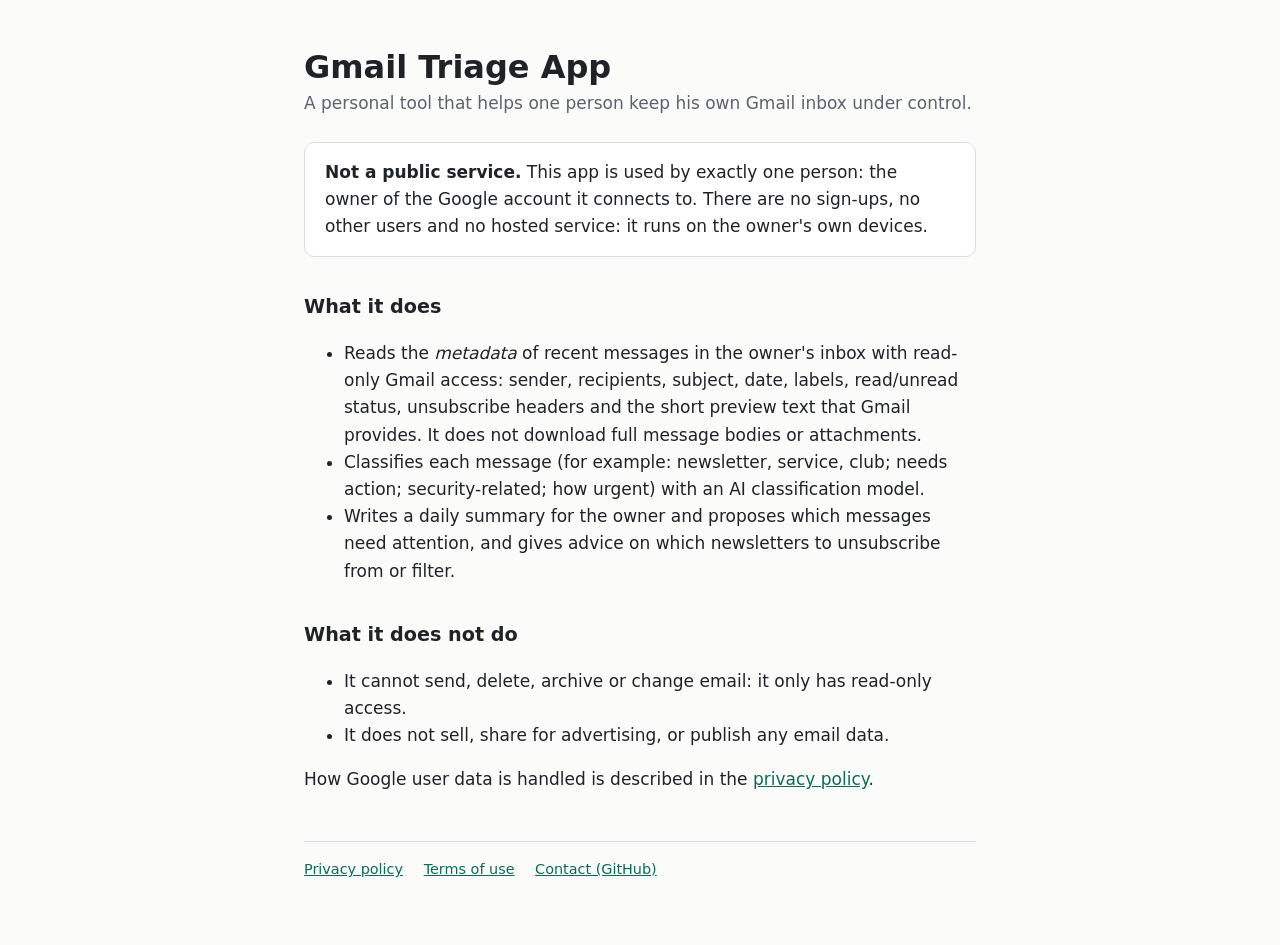
<file: index.html>
<!doctype html>
<html lang="en">
<head>
  <meta charset="utf-8">
  <meta name="viewport" content="width=device-width, initial-scale=1">
  <title>Gmail Triage App</title>
  <meta name="description" content="Gmail Triage App: a personal, single-user tool that sorts its owner's own Gmail inbox.">
  <meta name="google-site-verification" content="3Z3qBW9HLvHAegEilYMm08jKb1srIyVbuSGUVPHY-Rk">
  <link rel="stylesheet" href="style.css">
</head>
<body>
<main>
  <header>
    <h1>Gmail Triage App</h1>
    <p>A personal tool that helps one person keep his own Gmail inbox under control.</p>
  </header>

  <div class="card">
    <strong>Not a public service.</strong> This app is used by exactly one person: the owner of the Google
    account it connects to. There are no sign-ups, no other users and no hosted service: it runs on the owner's own devices.
  </div>

  <h2>What it does</h2>
  <ul>
    <li>Reads the <em>metadata</em> of recent messages in the owner's inbox with read-only Gmail access:
      sender, recipients, subject, date, labels, read/unread status, unsubscribe headers and the short
      preview text that Gmail provides. It does not download full message bodies or attachments.</li>
    <li>Classifies each message (for example: newsletter, service, club; needs action; security-related;
      how urgent) with an AI classification model.</li>
    <li>Writes a daily summary for the owner and proposes which messages need attention, and gives advice
      on which newsletters to unsubscribe from or filter.</li>
  </ul>

  <h2>What it does not do</h2>
  <ul>
    <li>It cannot send, delete, archive or change email: it only has read-only access.</li>
    <li>It does not sell, share for advertising, or publish any email data.</li>
  </ul>

  <p>How Google user data is handled is described in the <a href="privacy.html">privacy policy</a>.</p>

  <footer>
    <a href="privacy.html">Privacy policy</a>
    <a href="terms.html">Terms of use</a>
    <a href="https://github.com/scherrenburg-ai">Contact (GitHub)</a>
  </footer>
</main>
</body>
</html>
</file>
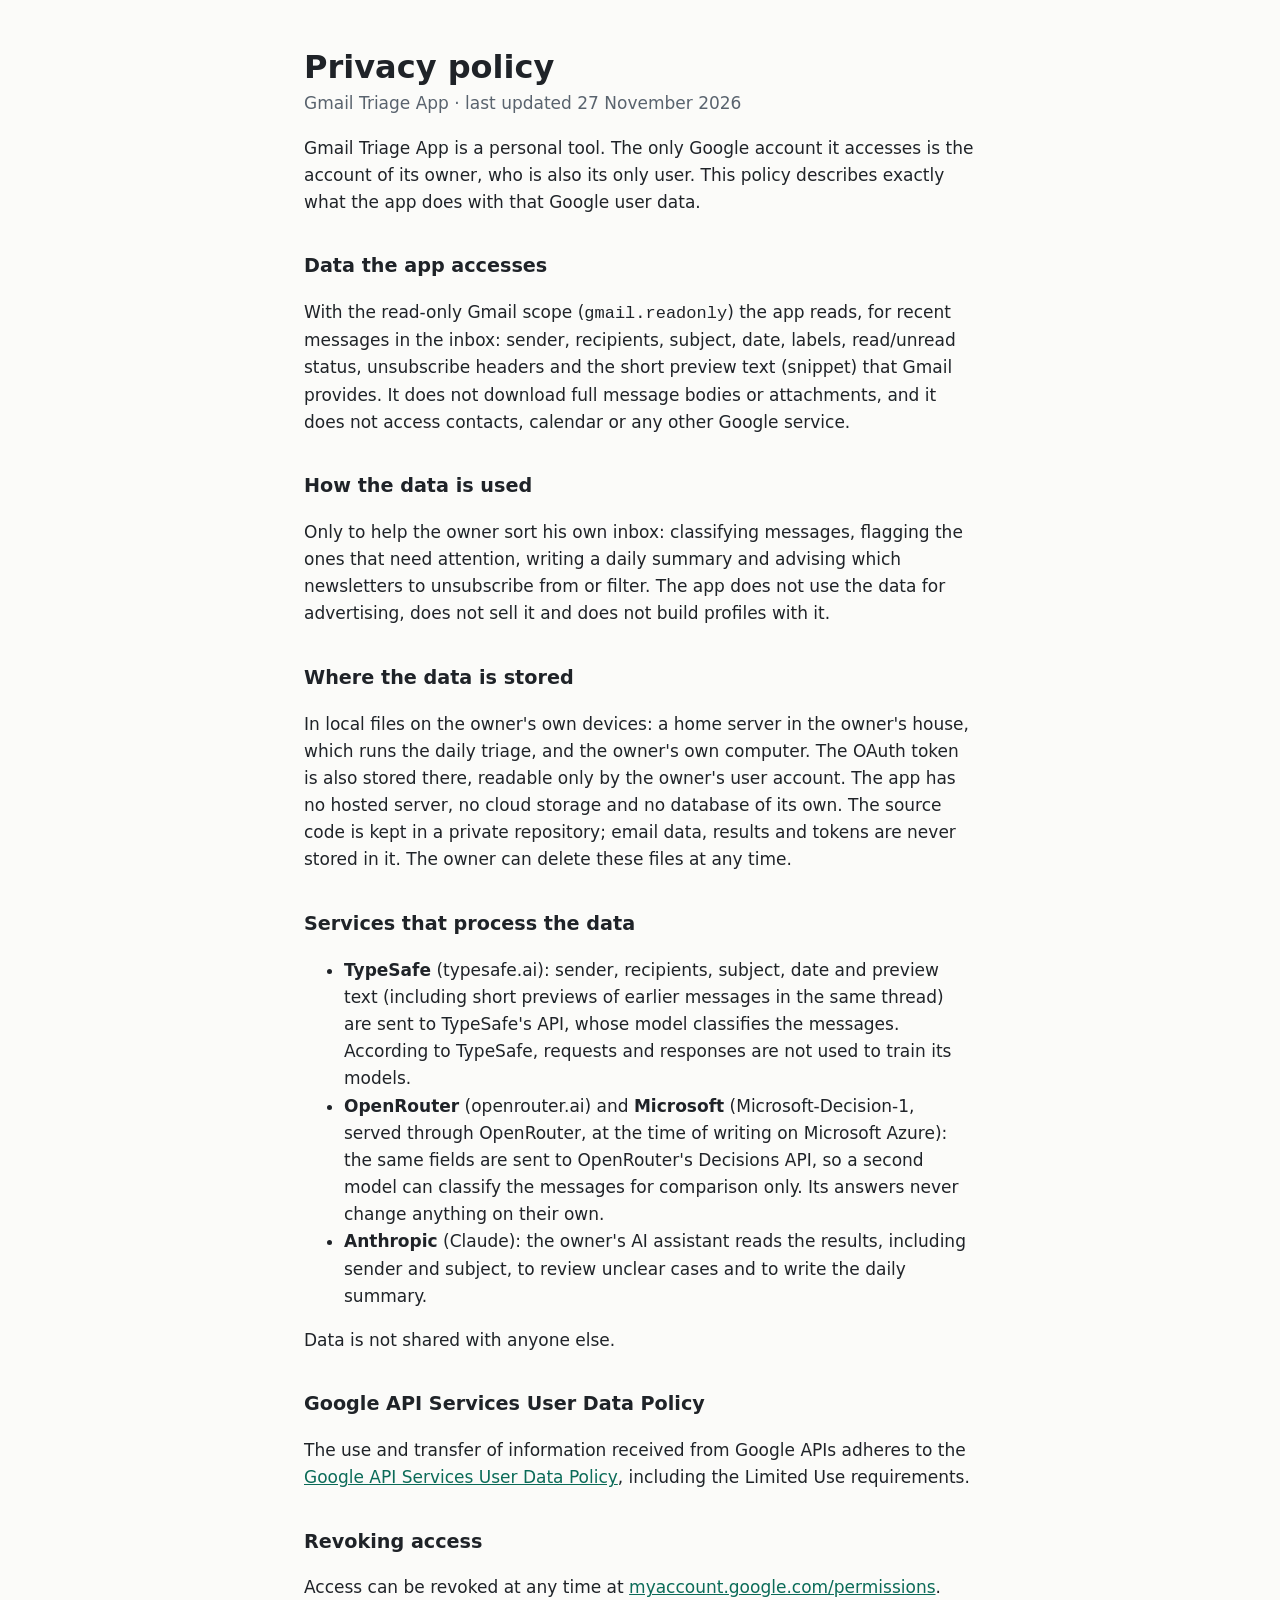
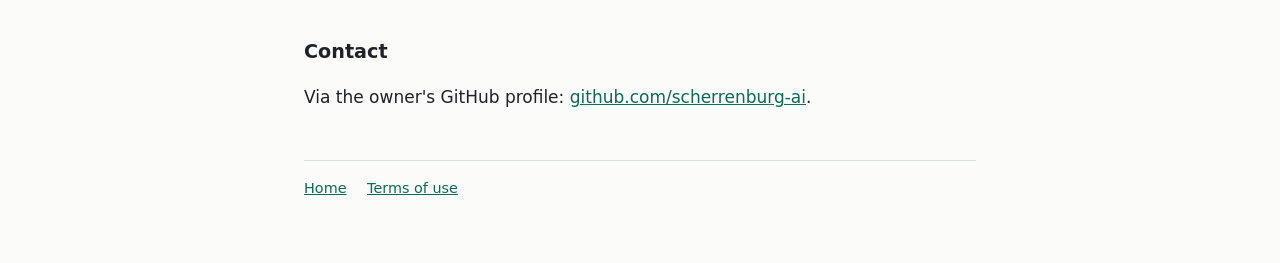
<file: privacy.html>
<!doctype html>
<html lang="en">
<head>
  <meta charset="utf-8">
  <meta name="viewport" content="width=device-width, initial-scale=1">
  <title>Privacy policy · Gmail Triage App</title>
  <meta name="description" content="Privacy policy of Gmail Triage App, a personal single-user Gmail tool.">
  <link rel="stylesheet" href="style.css">
</head>
<body>
<main>
  <header>
    <h1>Privacy policy</h1>
    <p>Gmail Triage App · last updated 27 November 2026</p>
  </header>

  <p>Gmail Triage App is a personal tool. The only Google account it accesses is the account of its owner,
    who is also its only user. This policy describes exactly what the app does with that Google user data.</p>

  <h2>Data the app accesses</h2>
  <p>With the read-only Gmail scope (<code>gmail.readonly</code>) the app reads, for recent messages in the
    inbox: sender, recipients, subject, date, labels, read/unread status, unsubscribe headers and the short
    preview text (snippet) that Gmail provides. It does not download full message bodies or attachments, and
    it does not access contacts, calendar or any other Google service.</p>

  <h2>How the data is used</h2>
  <p>Only to help the owner sort his own inbox: classifying messages, flagging the ones that need attention,
    writing a daily summary and advising which newsletters to unsubscribe from or filter. The app does not use
    the data for advertising, does not sell it and does not build profiles with it.</p>

  <h2>Where the data is stored</h2>
  <p>In local files on the owner's own devices: a home server in the owner's house, which runs the daily
    triage, and the owner's own computer. The OAuth token is also stored there, readable only by the owner's
    user account. The app has no hosted server, no cloud storage and no database of its own. The source code is
    kept in a private repository; email data, results and tokens are never stored in it. The owner can delete
    these files at any time.</p>

  <h2>Services that process the data</h2>
  <ul>
    <li><strong>TypeSafe</strong> (typesafe.ai): sender, recipients, subject, date and preview text (including short
      previews of earlier messages in the same thread) are sent to TypeSafe's API, whose model classifies the
      messages. According to TypeSafe, requests and responses are not used to train its models.</li>
    <li><strong>OpenRouter</strong> (openrouter.ai) and <strong>Microsoft</strong> (Microsoft-Decision-1, served
      through OpenRouter, at the time of writing on Microsoft Azure): the same fields are sent to OpenRouter's
      Decisions API, so a second model can classify the messages for comparison only. Its answers never change
      anything on their own.</li>
    <li><strong>Anthropic</strong> (Claude): the owner's AI assistant reads the results, including sender and
      subject, to review unclear cases and to write the daily summary.</li>
  </ul>
  <p>Data is not shared with anyone else.</p>

  <h2>Google API Services User Data Policy</h2>
  <p>The use and transfer of information received from Google APIs adheres to the
    <a href="https://developers.google.com/terms/api-services-user-data-policy">Google API Services User Data
    Policy</a>, including the Limited Use requirements.</p>

  <h2>Revoking access</h2>
  <p>Access can be revoked at any time at
    <a href="https://myaccount.google.com/permissions">myaccount.google.com/permissions</a>.</p>

  <h2>Contact</h2>
  <p>Via the owner's GitHub profile: <a href="https://github.com/scherrenburg-ai">github.com/scherrenburg-ai</a>.</p>

  <footer>
    <a href="index.html">Home</a>
    <a href="terms.html">Terms of use</a>
  </footer>
</main>
</body>
</html>
</file>
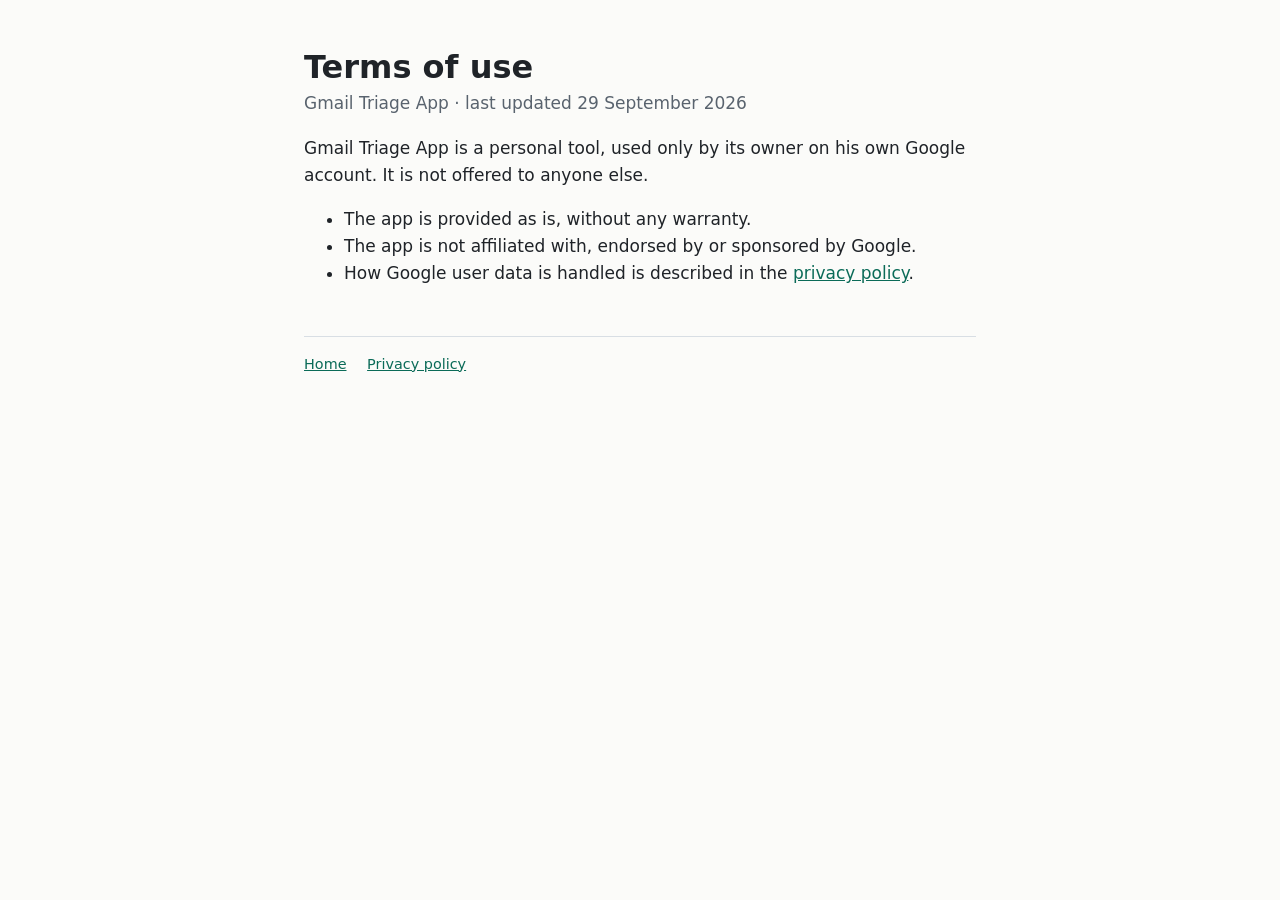
<file: terms.html>
<!doctype html>
<html lang="en">
<head>
  <meta charset="utf-8">
  <meta name="viewport" content="width=device-width, initial-scale=1">
  <title>Terms of use · Gmail Triage App</title>
  <meta name="description" content="Terms of use of Gmail Triage App, a personal single-user Gmail tool.">
  <link rel="stylesheet" href="style.css">
</head>
<body>
<main>
  <header>
    <h1>Terms of use</h1>
    <p>Gmail Triage App · last updated 29 September 2026</p>
  </header>

  <p>Gmail Triage App is a personal tool, used only by its owner on his own Google account. It is not offered
    to anyone else.</p>

  <ul>
    <li>The app is provided as is, without any warranty.</li>
    <li>The app is not affiliated with, endorsed by or sponsored by Google.</li>
    <li>How Google user data is handled is described in the <a href="privacy.html">privacy policy</a>.</li>
  </ul>

  <footer>
    <a href="index.html">Home</a>
    <a href="privacy.html">Privacy policy</a>
  </footer>
</main>
</body>
</html>
</file>
<file: style.css>
:root {
  --bg: #fbfbf9;
  --text: #1f2328;
  --muted: #59636e;
  --line: #d8dee4;
  --accent: #0b6b58;
  --card: #ffffff;
}

@media (prefers-color-scheme: dark) {
  :root {
    --bg: #111418;
    --text: #e6e8eb;
    --muted: #9aa4af;
    --line: #2d333b;
    --accent: #4cc2a4;
    --card: #171b21;
  }
}

* { box-sizing: border-box; }

body {
  margin: 0;
  background: var(--bg);
  color: var(--text);
  font: 17px/1.6 system-ui, -apple-system, "Segoe UI", Roboto, sans-serif;
}

main {
  max-width: 44rem;
  margin: 0 auto;
  padding: 3rem 1rem 4rem;
}

header p { color: var(--muted); margin-top: 0.25rem; }

h1 { font-size: 2rem; line-height: 1.2; margin: 0; }
h2 { font-size: 1.2rem; margin-top: 2.2rem; }

a { color: var(--accent); }

.card {
  background: var(--card);
  border: 1px solid var(--line);
  border-radius: 10px;
  padding: 1rem 1.25rem;
  margin: 1.5rem 0;
}

nav a { margin-right: 1.2rem; }

footer {
  margin-top: 3rem;
  padding-top: 1rem;
  border-top: 1px solid var(--line);
  color: var(--muted);
  font-size: 0.9rem;
}

footer a { margin-right: 1rem; }
</file>
